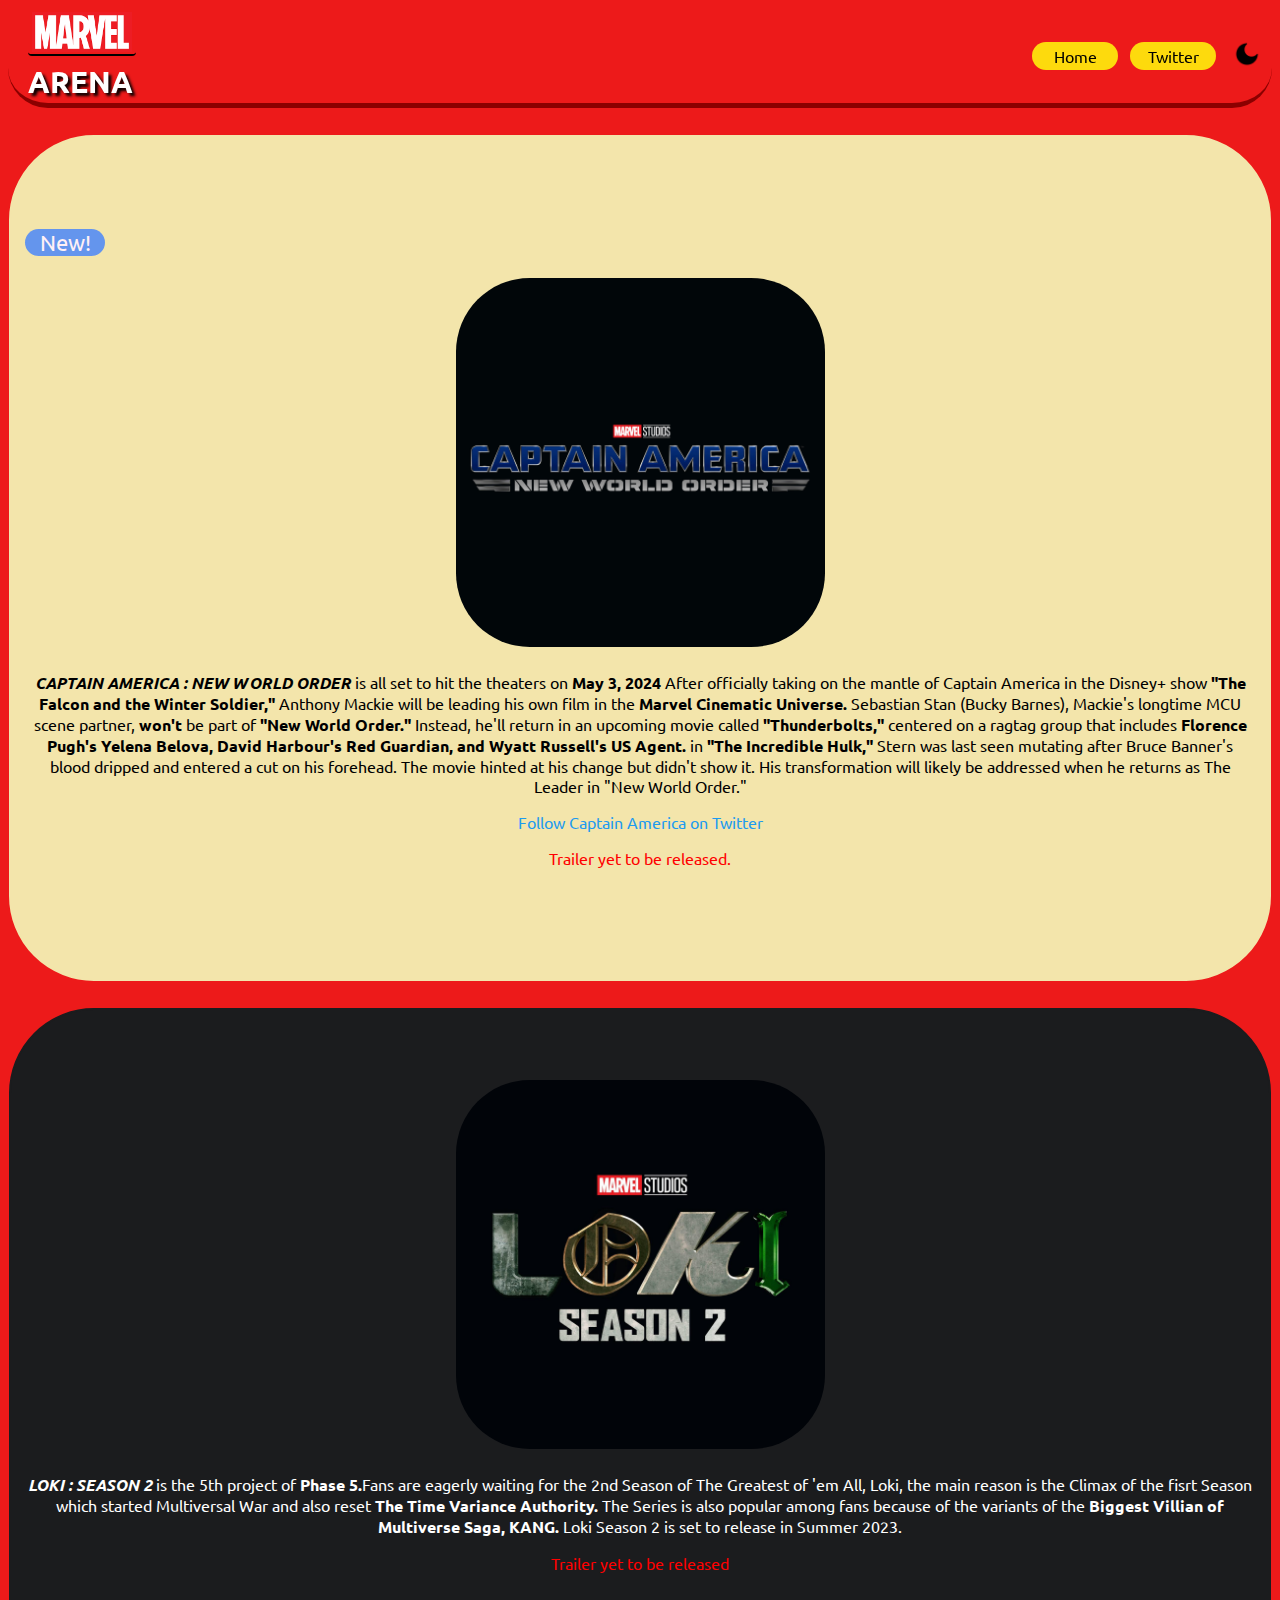
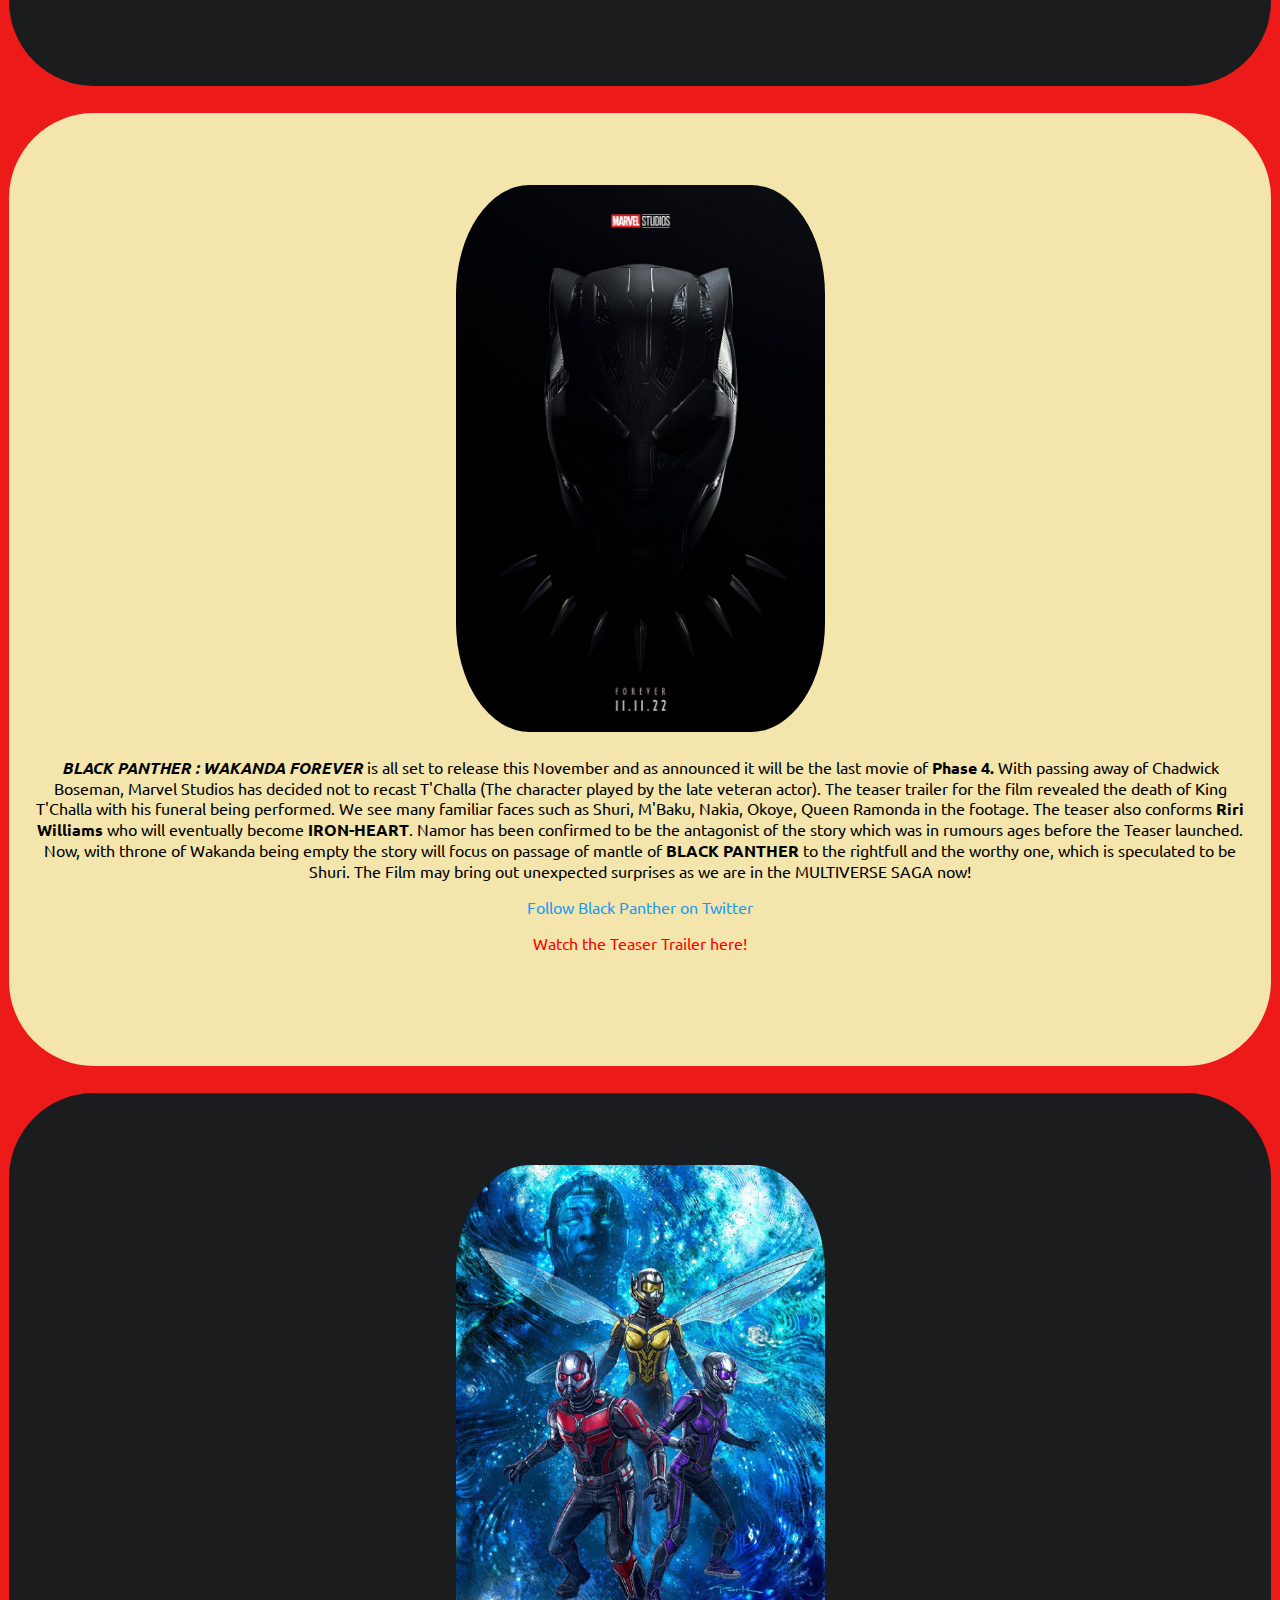
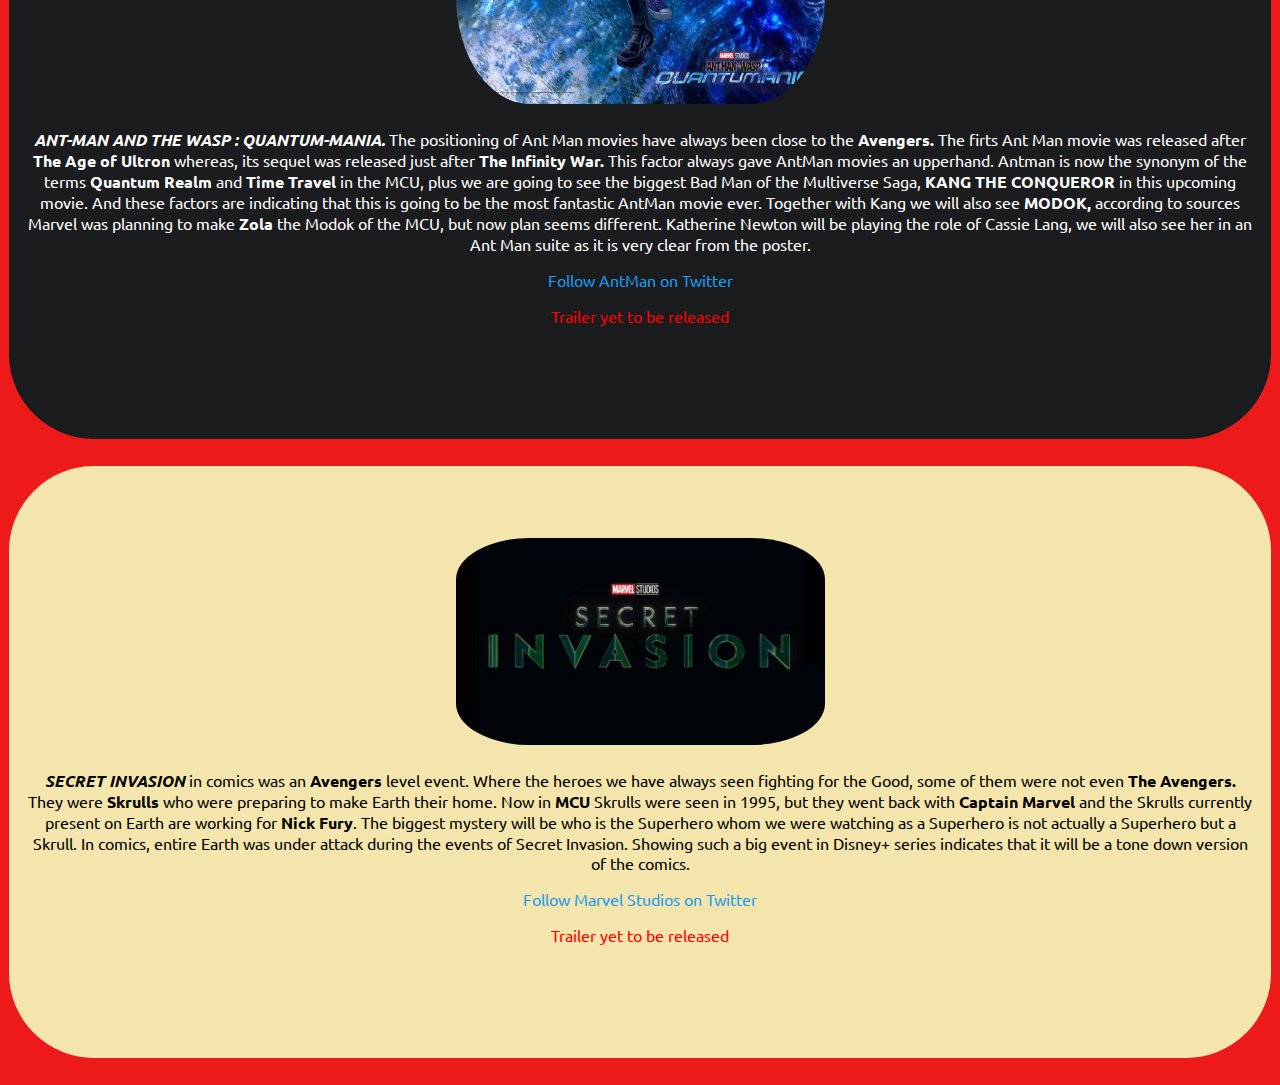
<file: index.html>
<!DOCTYPE html>
<html lang="en">

<head>
    <meta charset="UTF-8">
    <meta name="viewport" content="width=device-width, initial-scale=1.0">
    <title>Marvel Arena</title>
    <link rel="preconnect" href="https://fonts.googleapis.com">
    <link rel="preconnect" href="https://fonts.gstatic.com" crossorigin>
    <link href="https://fonts.googleapis.com/css2?family=Josefin+Sans:wght@100&family=Ubuntu:wght@500&display=swap"
        rel="stylesheet">
    <link rel="shortcut icon" href="/download.png" type="image/x-icon">

    <link rel="stylesheet" href="index.css">
</head>

<body>
    <header>
        <div class="navbar">
            <div id="icon-title">
                <img src="/download.png" alt="icon" id="icon">
                <p id="iconText">ARENA</p>
            </div>

            <div class="links">
                <div class="nav-links"><a href="/index.html">Home</a></div>
                <div class="nav-links"><a href="https://twitter.com/SreeSen03" target="_blank">Twitter</a></div>
                <a href="/darkMode.html"><img src="/darkmode-icon.png" alt="darkmode icon" id="darkmode-icon"></a>
            </div>
        </div>
    </header>
    <div class="updateStyleA">
        <p class="new">New!</p>
        <img src="/Captain_America_New_World_Order.webp" alt="captain america new world order poster image"
            class="image">
        <div class="content">
            <strong><em>CAPTAIN AMERICA : NEW WORLD ORDER</em></strong> is all set to hit the theaters on <strong>May 3,
                2024</strong> After officially taking on the mantle of Captain America in the Disney+ show <strong>"The
                Falcon and the Winter Soldier,"</strong> Anthony Mackie will be leading his own film in the
            <strong>Marvel Cinematic Universe.</strong> Sebastian Stan (Bucky Barnes), Mackie's longtime MCU scene
            partner, <strong>won't</strong> be part of <strong>"New World Order."</strong> Instead, he'll return in an
            upcoming movie called <strong>"Thunderbolts,"</strong> centered on a ragtag group that includes
            <strong>Florence Pugh's Yelena Belova, David Harbour's Red Guardian, and Wyatt Russell's US Agent.</strong>
            in <strong>"The Incredible Hulk,"</strong> Stern was last seen mutating after Bruce Banner's blood dripped
            and entered a cut on his forehead. The movie hinted at his change but didn't show it. His transformation
            will likely be addressed when he returns as The Leader in "New World Order."
            <p><a href="https://twitter.com/captainamerica" class="twitter"
                    target="_blank">Follow Captain America on Twitter</a></p>
            <p style="color: #f00;">Trailer yet to be released.</p>
        </div>
    </div>
    <div class="updateStyleB">
        <img src="/sdcc_lokis2.jpg" alt="loki" class="image">
        <div class="content">
            <strong><em>LOKI : SEASON 2</em></strong> is the 5th project of <strong>Phase 5.</strong>Fans are eagerly
            waiting for the 2nd Season of The Greatest of 'em All, Loki, the main reason is the Climax of the fisrt
            Season which started Multiversal War and also reset <strong>The Time Variance Authority.</strong> The Series
            is also popular among fans because of the variants of the <strong>Biggest Villian of Multiverse Saga,
                KANG.</strong> Loki Season 2 is set to release in Summer 2023.
                <p style="color: #f00;">Trailer yet to be released</p>
        </div>
    </div>
    <div class="updateStyleA">
        <img src="wakanda forever.jpg" alt="wakanda forever" class="image">
        <div class="content">
            <strong><em>BLACK PANTHER : WAKANDA FOREVER</em></strong> is all set to release this November and as
            announced it will be the last movie of <strong>Phase 4.</strong> With passing away of Chadwick Boseman,
            Marvel Studios has decided not to recast T'Challa (The character played by the late veteran actor). The
            teaser trailer for the film revealed the death of King T'Challa with his funeral being performed. We see
            many familiar faces such as Shuri, M'Baku, Nakia, Okoye, Queen Ramonda in the footage. The teaser also
            conforms <strong>Riri Williams</strong> who will eventually become <strong>IRON-HEART</strong>. Namor has
            been confirmed to be the antagonist of the story which was in rumours ages before the Teaser launched. Now,
            with throne of Wakanda being empty the story will focus on passage of mantle of <strong>BLACK
                PANTHER</strong> to the rightfull and the worthy one, which is speculated to be Shuri. The Film may
            bring out unexpected surprises as we are in the MULTIVERSE SAGA now!
            <p><a href="https://twitter.com/theblackpanther?t=n_g_A792YDvLZsfyXGfflg&s=09" class="twitter"
                    target="_blank">Follow Black
                    Panther on Twitter</a></p>
            <p><a href="https://www.youtube.com/watch?v=RlOB3UALvrQ" target="_blank" class="trailerWhite">Watch the
                    Teaser Trailer here!</a></p>
        </div>
    </div>
    <div class="updateStyleB">
        <img src="/quantummania.jpg" alt="quantummania" class="image">
        <div class="content">
            <strong><em>ANT-MAN AND THE WASP : QUANTUM-MANIA.</em></strong> The positioning of Ant Man movies have
            always been close to the <strong>Avengers.</strong> The firts Ant Man movie was released after <strong>The
                Age of Ultron</strong> whereas, its sequel was released just after <strong>The Infinity War.</strong>
            This factor always gave AntMan movies an upperhand. Antman is now the synonym of the terms <strong>Quantum
                Realm</strong> and <strong>Time Travel</strong> in the MCU, plus we are going to see the biggest Bad Man
            of the Multiverse Saga, <strong>KANG THE CONQUEROR</strong> in this upcoming movie. And these factors are
            indicating that this is going to be the most fantastic AntMan movie ever. Together with Kang we will also
            see <strong>MODOK,</strong> according to sources Marvel was planning to make <strong>Zola</strong> the Modok
            of the MCU, but now plan seems different. Katherine Newton will be playing the role of Cassie Lang, we will
            also see her in an Ant Man suite as it is very clear from the poster.
            <p><a href="https://twitter.com/AntMan?t=FCO6avFk49ZudtHNEsXcBw&s=09" class="twitter">Follow AntMan on
                    Twitter</a></p>
            <p style="color: #f00;">Trailer yet to be released</p>
        </div>
    </div>
    <div class="updateStyleA">
        <img src="/secret-invasion.jpg" alt="secret invasion" class="image">
        <div class="content">
            <strong><em>SECRET INVASION</em></strong> in comics was an <strong>Avengers</strong> level event. Where the
            heroes we have always seen fighting for the Good, some of them were not even <strong>The Avengers.</strong>
            They were <strong>Skrulls</strong> who were preparing to make Earth their home. Now in <strong>MCU</strong>
            Skrulls were seen in 1995, but they went back with <strong>Captain Marvel</strong> and the Skrulls currently
            present on Earth are working for <strong>Nick Fury</strong>. The biggest mystery will be who is the
            Superhero whom we were watching as a Superhero is not actually a Superhero but a Skrull. In comics, entire
            Earth was under attack during the events of Secret Invasion. Showing such a big event in Disney+ series
            indicates that it will be a tone down version of the comics.
            <p><a href="https://twitter.com/MarvelStudios?t=FW1g6NqUFEJwD4w4gziF5w&s=09" class="twitter">Follow Marvel
                    Studios on Twitter</a></p>
            <p style="color: #f00;">Trailer yet to be released</p>
        </div>
    </div>
</body>

</html>
</file>
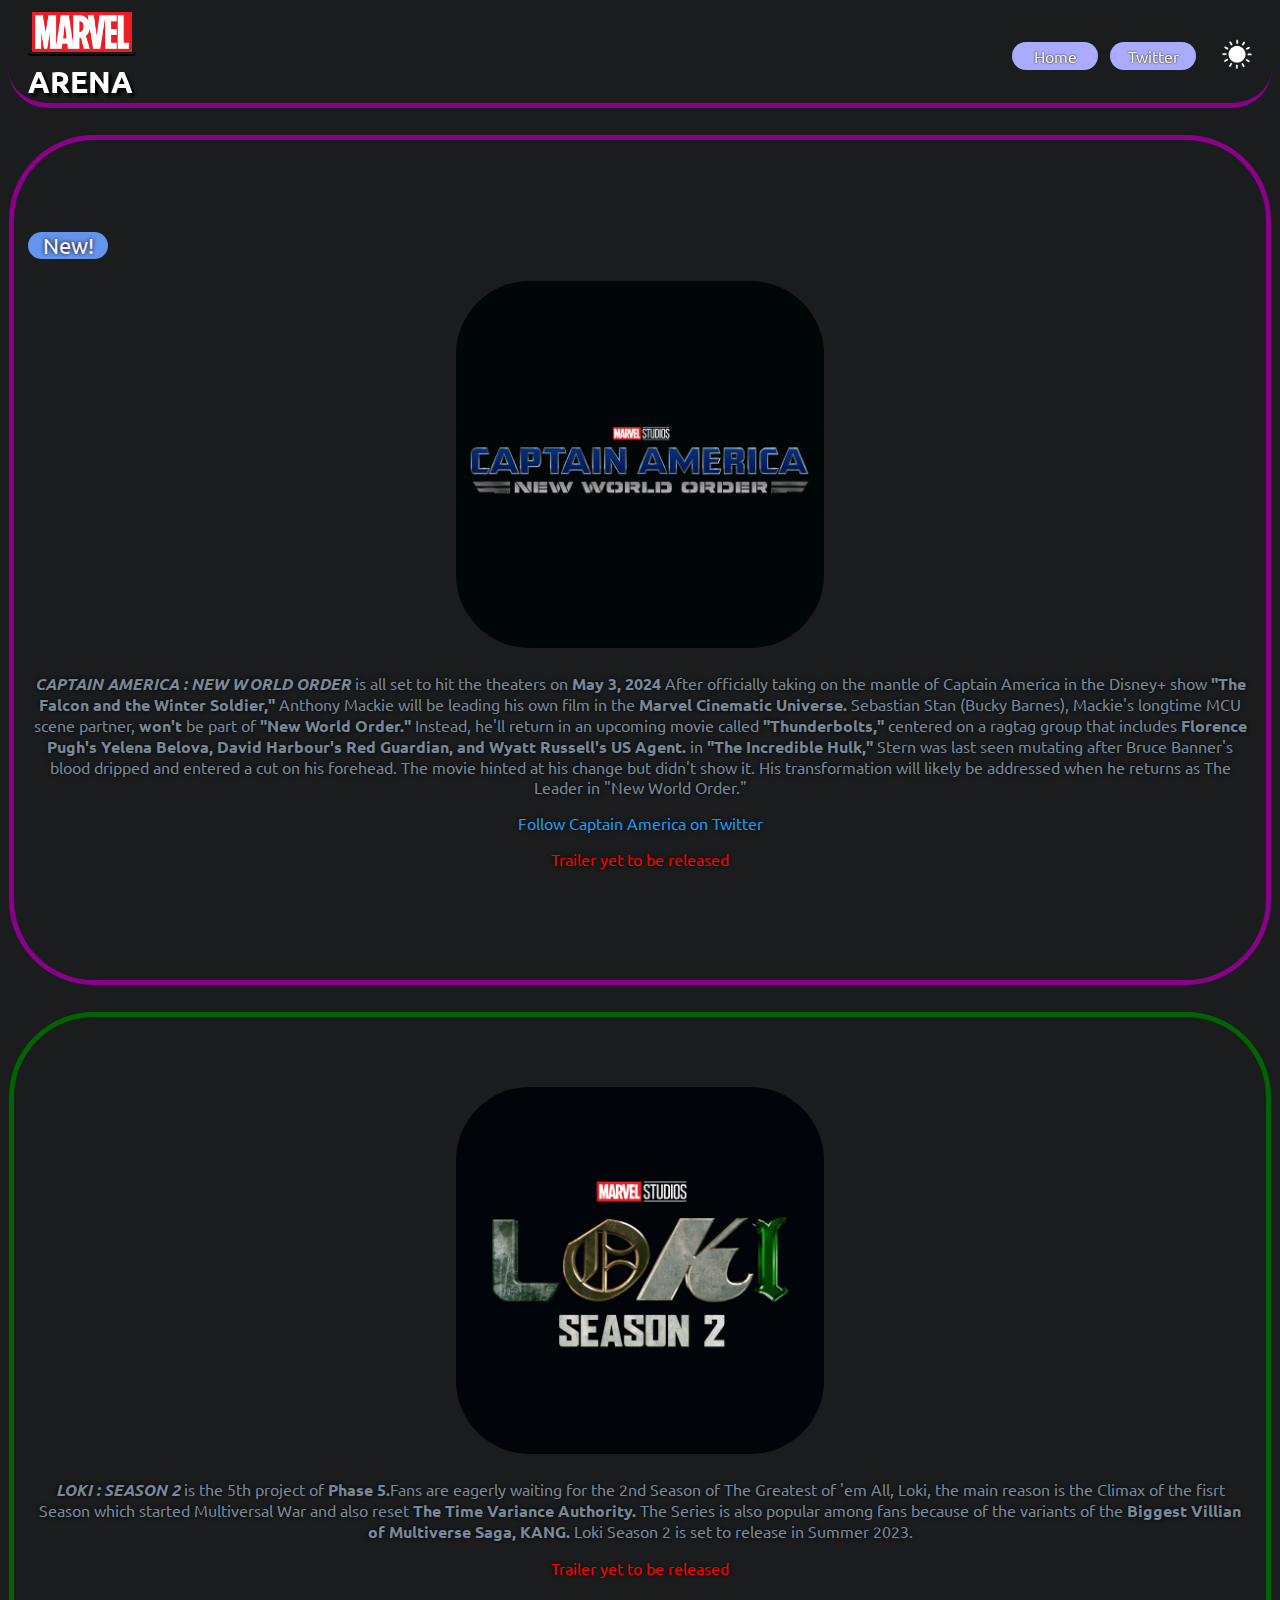
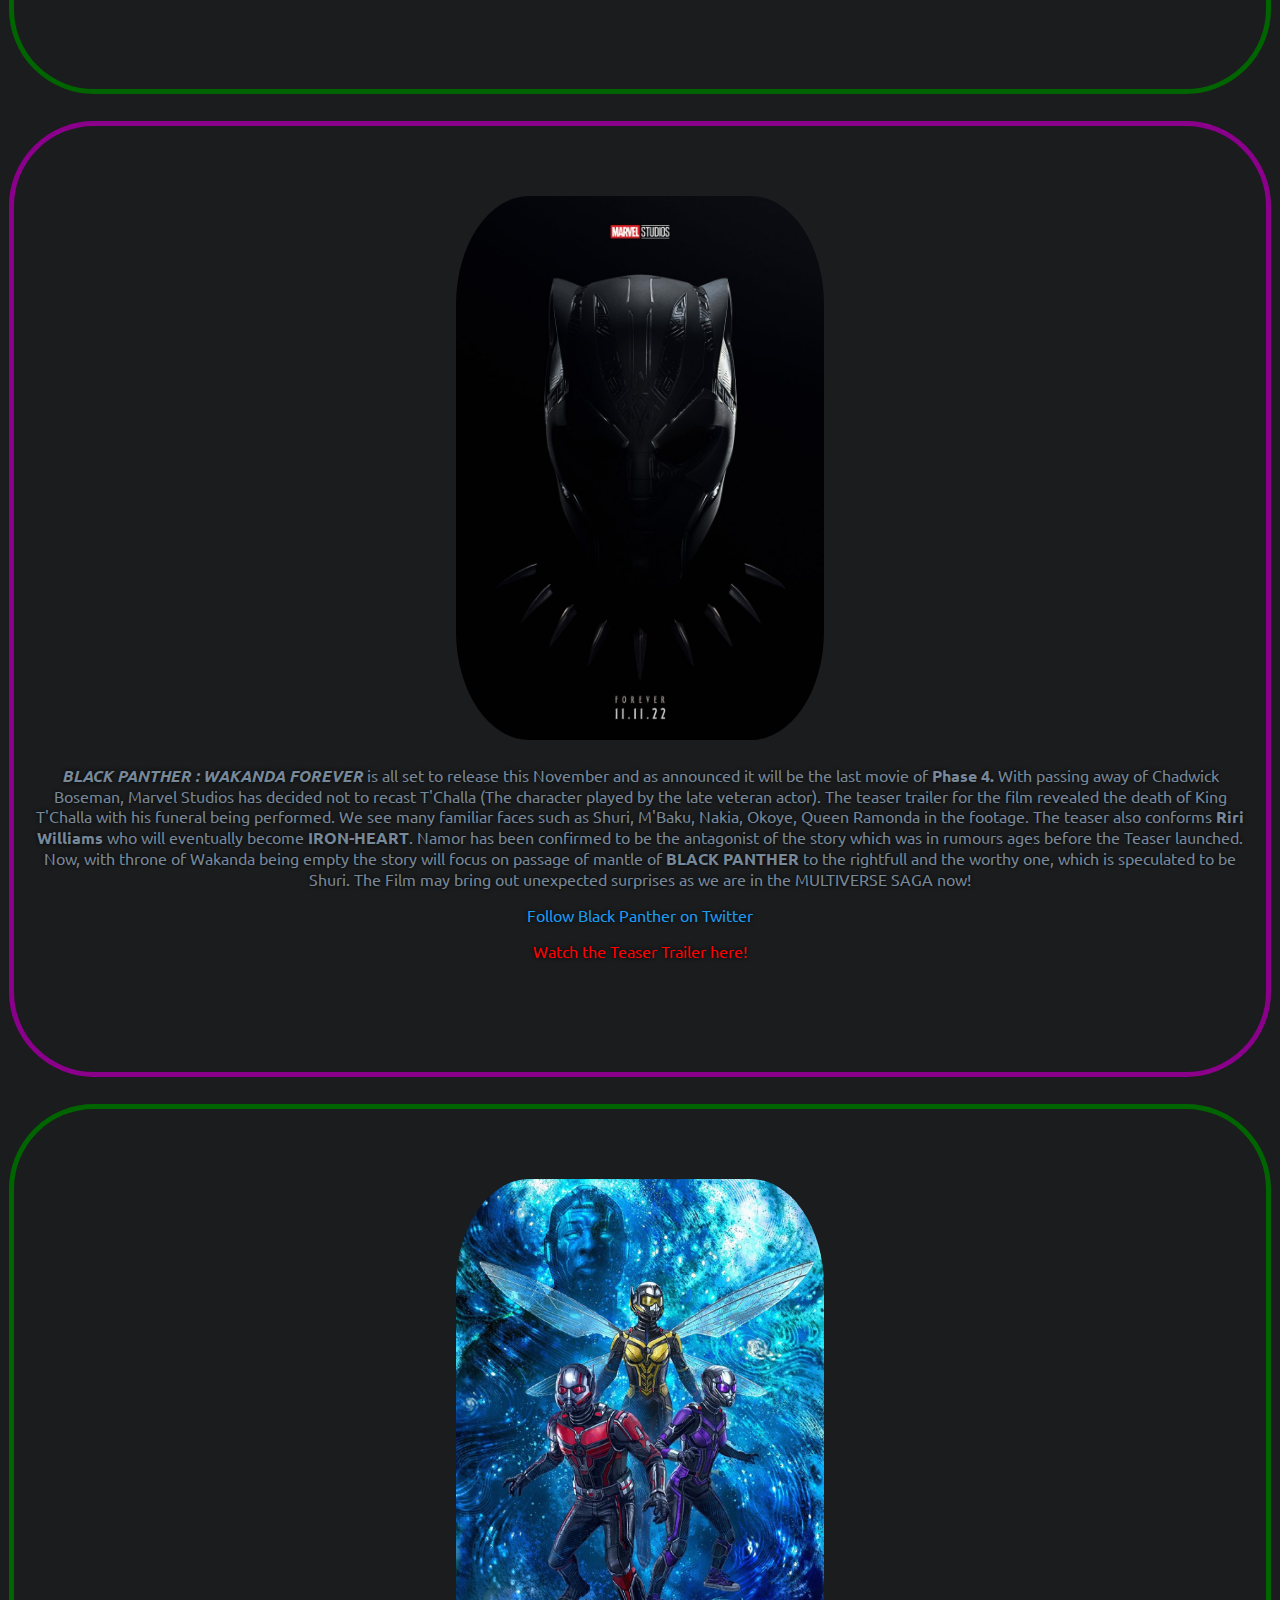
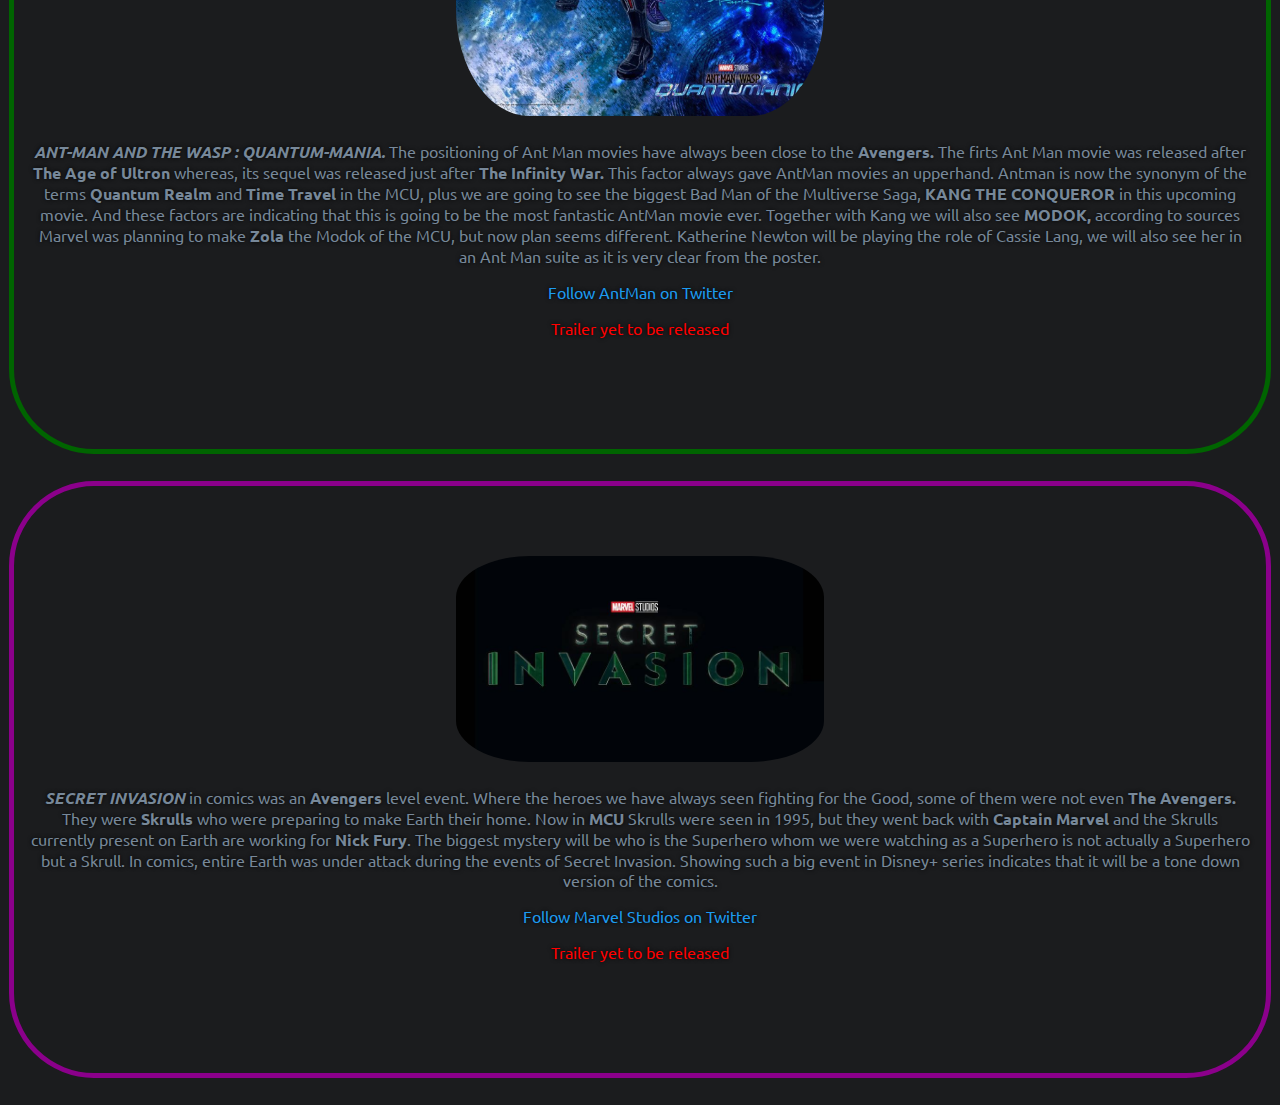
<file: darkMode.html>
<!DOCTYPE html>
<html lang="en">

<head>
    <meta charset="UTF-8">
    <meta name="viewport" content="width=device-width, initial-scale=1.0">
    <title>Marvel Arena</title>
    <link rel="preconnect" href="https://fonts.googleapis.com">
    <link rel="preconnect" href="https://fonts.gstatic.com" crossorigin>
    <link href="https://fonts.googleapis.com/css2?family=Josefin+Sans:wght@100&family=Ubuntu:wght@500&display=swap"
        rel="stylesheet">
        <link rel="shortcut icon" href="/download.png">

        <link rel="stylesheet" href="darkMode.css">
</head>

<body>
    <header>
        <div class="navbar">
            <div id="icon-title">
                <img src="/download.png" alt="icon" id="icon">
                <p id="iconText">ARENA</p>
            </div>

            <div class="links">
                <div class="nav-links"><a href="/darkMode.html">Home</a></div>
                <div class="nav-links"><a href="https://twitter.com/SreeSen03" target="_blank">Twitter</a></div>
                <a href="/index.html"><img src="/Screenshot_20220925-103707-068-removebg-preview.png" alt="lightmode icon" id="lightmode-icon"></a>
            </div>
        </div>
    </header>
    <div class="updateStyleA">
        <p class="new">New!</p>
        <img src="/Captain_America_New_World_Order.webp" alt="captain america new world order poster image" class="image">
        <div class="content">
            <strong><em>CAPTAIN AMERICA : NEW WORLD ORDER</em></strong> is all set to hit the theaters on <strong>May 3, 2024</strong> After officially taking on the mantle of Captain America in the Disney+ show <strong>"The Falcon and the Winter Soldier,"</strong> Anthony Mackie will be leading his own film in the <strong>Marvel Cinematic Universe.</strong> Sebastian Stan (Bucky Barnes), Mackie's longtime MCU scene partner, <strong>won't</strong> be part of <strong>"New World Order."</strong> Instead, he'll return in an upcoming movie called <strong>"Thunderbolts,"</strong> centered on a ragtag group that includes <strong>Florence Pugh's Yelena Belova, David Harbour's Red Guardian, and Wyatt Russell's US Agent.</strong> in <strong>"The Incredible Hulk,"</strong> Stern was last seen mutating after Bruce Banner's blood dripped and entered a cut on his forehead. The movie hinted at his change but didn't show it. His transformation will likely be addressed when he returns as The Leader in "New World Order."
            <p><a href="https://twitter.com/captainamerica" class="twitter" target="_blank">Follow Captain America on Twitter</a></p>
        <p style="color: #f00;">Trailer yet to be released</p>
        </div>
    </div>
    <div class="updateStyleB">
        <img src="/sdcc_lokis2.jpg" alt="loki" class="image">
        <div class="content">
            <strong><em>LOKI : SEASON 2</em></strong> is the 5th project of <strong>Phase 5.</strong>Fans are eagerly waiting for the 2nd Season of The Greatest of 'em All, Loki, the main reason is the Climax of the fisrt Season which started Multiversal War and also reset <strong>The Time Variance Authority.</strong> The Series is also popular among fans because of the variants of the <strong>Biggest Villian of Multiverse Saga, KANG.</strong> Loki Season 2 is set to release in Summer 2023. 
            <p style="color: #f00;">Trailer yet to be released</p>
        </div>
    </div>
    <div class="updateStyleA">
        <img src="wakanda forever.jpg" alt="wakanda forever" class="image">
        <div class="content">
            <strong><em>BLACK PANTHER : WAKANDA FOREVER</em></strong> is all set to release this November and as
            announced it will be the last movie of <strong>Phase 4.</strong> With passing away of Chadwick Boseman,
            Marvel Studios has decided not to recast T'Challa (The character played by the late veteran actor). The
            teaser trailer for the film revealed the death of King T'Challa with his funeral being performed. We see
            many familiar faces such as Shuri, M'Baku, Nakia, Okoye, Queen Ramonda in the footage. The teaser also
            conforms <strong>Riri Williams</strong> who will eventually become <strong>IRON-HEART</strong>. Namor has
            been confirmed to be the antagonist of the story which was in rumours ages before the Teaser launched. Now,
            with throne of Wakanda being empty the story will focus on passage of mantle of <strong>BLACK
                PANTHER</strong> to the rightfull and the worthy one, which is speculated to be Shuri. The Film may
            bring out unexpected surprises as we are in the MULTIVERSE SAGA now!
            <p><a href="https://twitter.com/theblackpanther?t=n_g_A792YDvLZsfyXGfflg&s=09" class="twitter">Follow Black
                    Panther on Twitter</a></p>
            <p><a href="https://www.youtube.com/watch?v=RlOB3UALvrQ" target="_blank" class="trailerWhite">Watch the
                    Teaser Trailer here!</a></p>
        </div>
    </div>
    <div class="updateStyleB">
        <img src="/quantummania.jpg" alt="quantummania" class="image">
        <div class="content">
            <strong><em>ANT-MAN AND THE WASP : QUANTUM-MANIA.</em></strong> The positioning of Ant Man movies have
            always been close to the <strong>Avengers.</strong> The firts Ant Man movie was released after <strong>The
                Age of Ultron</strong> whereas, its sequel was released just after <strong>The Infinity War.</strong>
            This factor always gave AntMan movies an upperhand. Antman is now the synonym of the terms <strong>Quantum
                Realm</strong> and <strong>Time Travel</strong> in the MCU, plus we are going to see the biggest Bad Man
            of the Multiverse Saga, <strong>KANG THE CONQUEROR</strong> in this upcoming movie. And these factors are
            indicating that this is going to be the most fantastic AntMan movie ever. Together with Kang we will also
            see <strong>MODOK,</strong> according to sources Marvel was planning to make <strong>Zola</strong> the Modok
            of the MCU, but now plan seems different. Katherine Newton will be playing the role of Cassie Lang, we will
            also see her in an Ant Man suite as it is very clear from the poster.
            <p><a href="https://twitter.com/AntMan?t=FCO6avFk49ZudtHNEsXcBw&s=09" class="twitter">Follow AntMan on
                    Twitter</a></p>
            <p style="color: #f00;">Trailer yet to be released</p>
        </div>
    </div>
    <div class="updateStyleA">
        <img src="/secret-invasion.jpg" alt="secret invasion" class="image">
        <div class="content">
            <strong><em>SECRET INVASION</em></strong> in comics was an <strong>Avengers</strong> level event. Where the heroes we have always seen fighting for the Good, some of them were not even <strong>The Avengers.</strong> They were <strong>Skrulls</strong> who were preparing to make Earth their home. Now in <strong>MCU</strong> Skrulls were seen in 1995, but they went back with <strong>Captain Marvel</strong> and the Skrulls currently present on Earth are working for <strong>Nick Fury</strong>. The biggest mystery will be who is the Superhero whom we were watching as a Superhero is not actually a Superhero but a Skrull. In comics, entire Earth was under attack during the events of Secret Invasion. Showing such a big event in Disney+ series indicates that it will be a tone down version of the comics.
            <p><a href="https://twitter.com/MarvelStudios?t=FW1g6NqUFEJwD4w4gziF5w&s=09" class="twitter">Follow Marvel Studios on Twitter</a></p>
            <p style="color: #f00;">Trailer yet to be released</p>
        </div>
    </div>
</body>

</html>
</file>
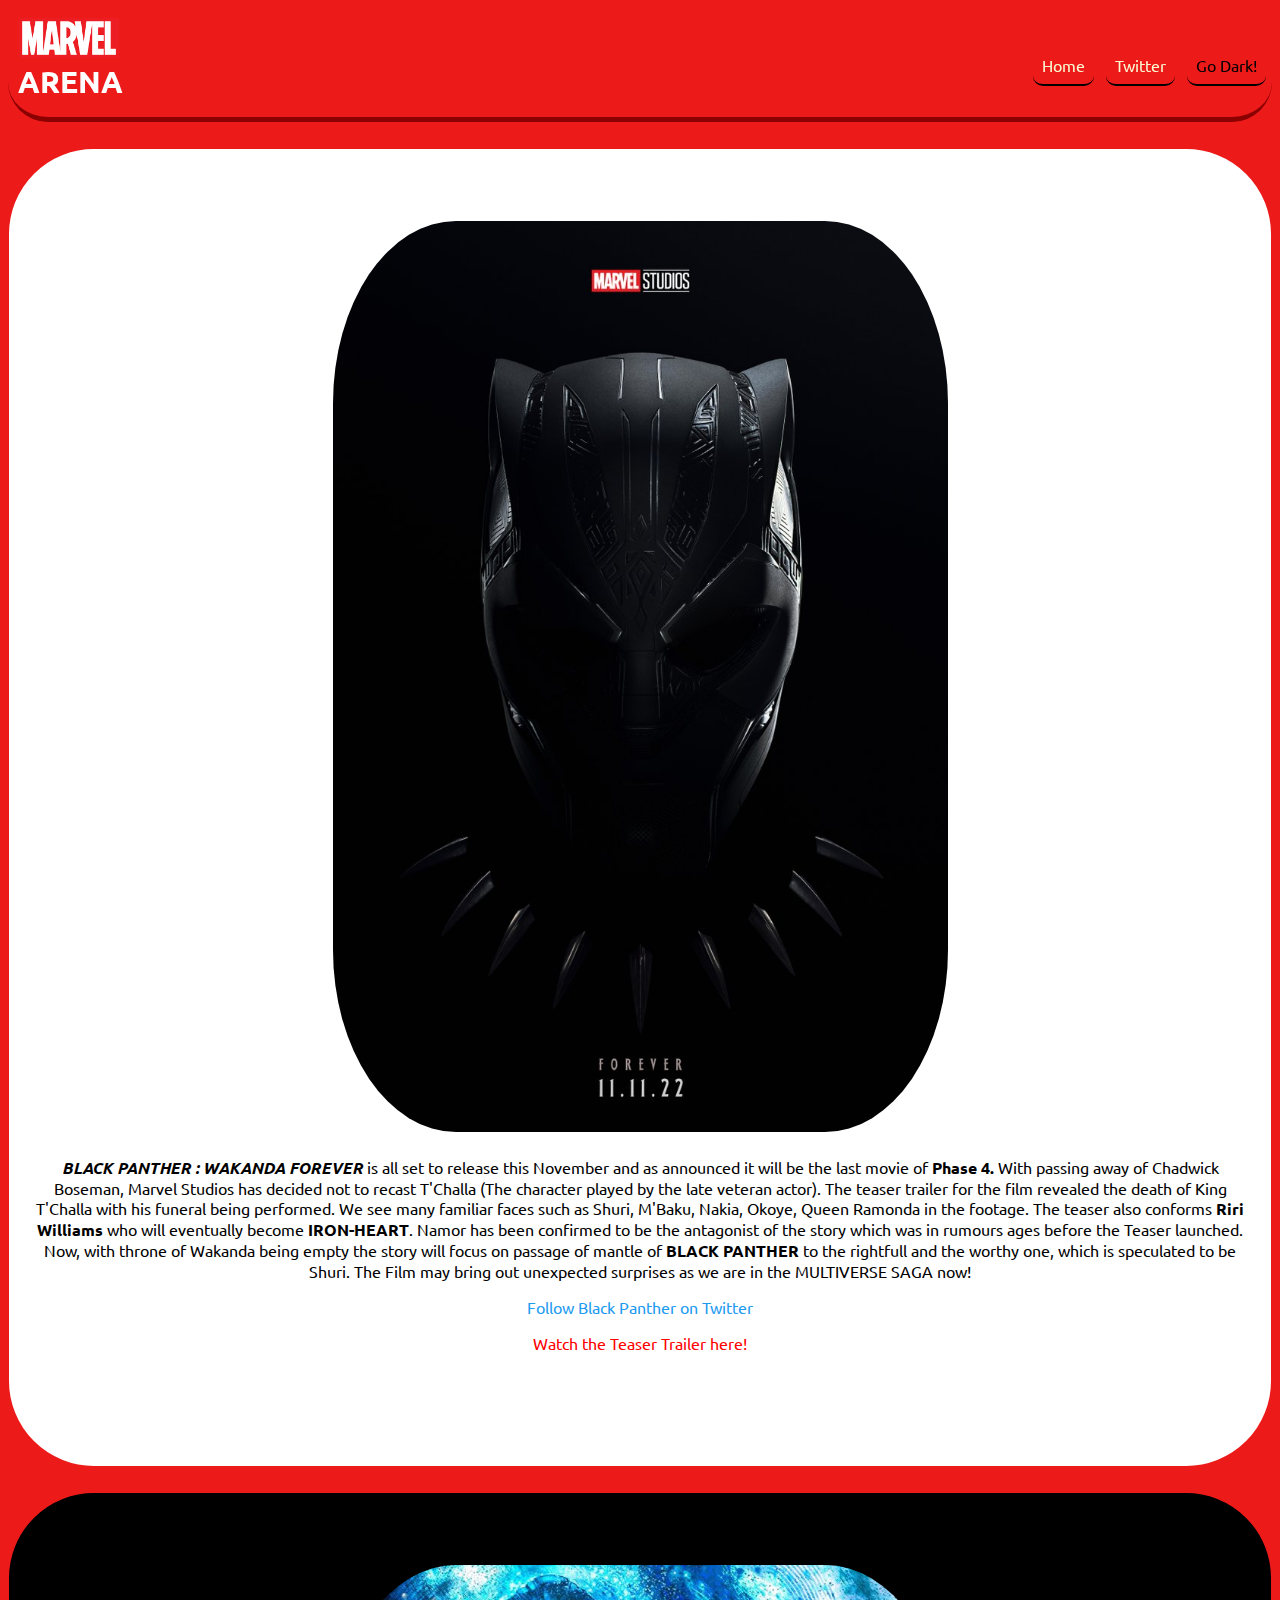
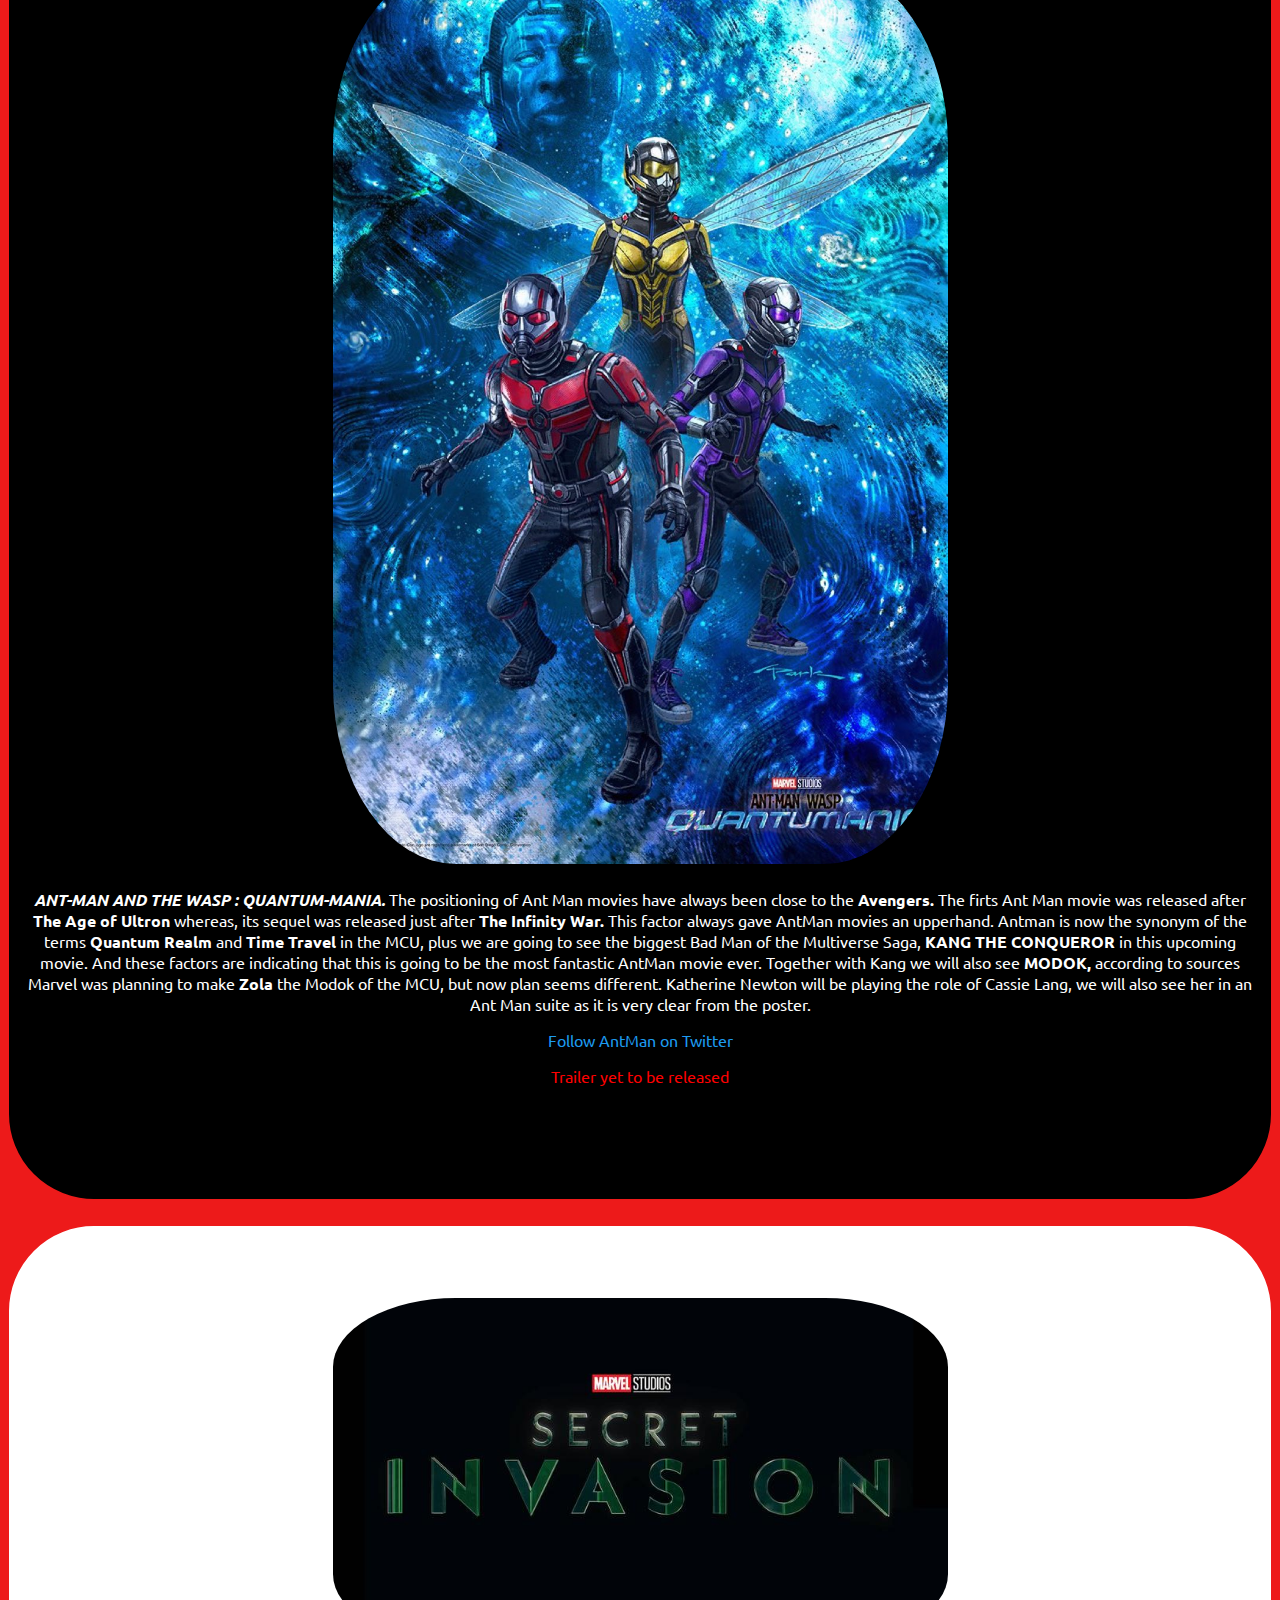
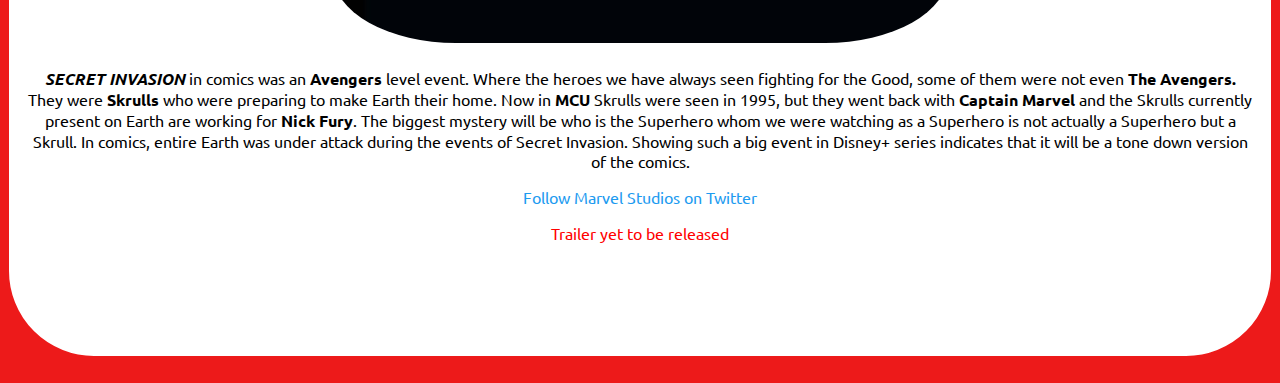
<file: lightMode.html>
<!DOCTYPE html>
<html lang="en">

<head>
    <meta charset="UTF-8">
    <meta name="viewport" content="width=device-width, initial-scale=1.0">
    <title>Marvel Arena</title>
    <link rel="preconnect" href="https://fonts.googleapis.com">
    <link rel="preconnect" href="https://fonts.gstatic.com" crossorigin>
    <link href="https://fonts.googleapis.com/css2?family=Josefin+Sans:wght@100&family=Ubuntu:wght@500&display=swap"
        rel="stylesheet">
    <style>
        body {
            background-color: #ed1a1a;
            font-family: 'Josefin Sans', sans-serif;
            font-family: 'Ubuntu', sans-serif;
            /* background-image: url(ironman.jpg);
            background-repeat: no-repeat;
            background-attachment: fixed;
            background-size: 100% 100%; */
        }
        header{
            position: sticky;
            top: 0px;
        }
        .navbar{
            background-color: #ed1a1a;
            border-bottom-right-radius: 40px;
            border-bottom-left-radius: 40px;
            border-bottom: 5px solid darkred;
        }
        .navbar ul{
            overflow: auto;
        }
        .navbar li{
            float: right;
            list-style: none;
            margin: -8px 0px;
        }
        .navbar li a{
            text-decoration: none;
            color: lightgoldenrodyellow;
            padding: 9px 9px;
            margin: 6px;
            background-color: #ed1a1a;
            border-radius: 10px;
            border-bottom: 2px solid black;
        }
        .navbar li a:hover{
            border-radius: 15px;
            background-color: #cfd3d0;
            padding: 8px;
            font-family: fantasy;
            color: #083c3c;
        }
        #darkMode{
            color: black;
        }
        #darkMode:hover{
            background-color: black;
            color: white;
        }
        #icon{
            width: 100px;
            padding: 2px 4px;
            margin: 0px -33px;
        }
        #iconText{
            color: white;
            font-size: 30px;
            margin: 0px -30px;
            font-weight: bold;
        }
        .updateStyleA {
            border: 2px solid white;
            border-radius: 85px;
            color: black;
            margin: 27px 1px;
            padding: 70px 14px;
            background-color: white;
        }

        .updateStyleB {
            border: 2px solid black;
            border-radius: 85px;
            color: white;
            margin: 27px 1px;
            padding: 70px 14px;
            background-color: black;
        }

        /* .update3 {
            border: 2px solid white;
            border-radius: 85px;
            color: black;
            margin: 27px 1px;
            padding: 70px 70px;
            background-color: white;
        } */

        .image {
            border-radius: 20%;
            width: 50%;
            display: block;
            margin: auto;
        }

        .content {
            padding: 25px 2px;
            text-align: center;
        }

        .twitter {
            text-decoration: none;
            color: rgb(29, 155, 240);
        }

        .twitter:hover {
            border: 2px solid white;
            border-radius: 10px;
            background-color: rgb(235 244 251);
            padding: 2px;
            /* font-family: cursive; */
        }

        .trailerWhite {
            text-decoration: none;
            color: #f00;
        }

        .trailerWhite:hover {
            border: 2px solid white;
            border-radius: 10px;
            background-color: #f309090f;
            padding: 2px;
        }

        .trailerBlack {
            text-decoration: none;
            color: #f00;
        }

        .trailerBlack:hover {
            cursor: default;
            border: 2px solid black;
            border-radius: 10px;
            background-color: #f3090954;
            padding: 2px;
        }
    </style>
</head>

<body>
    <header>
        <nav class="navbar">
            <ul>
                <img src="/download.png" alt="icon" id="icon"><br>
                <span id="iconText">ARENA</span>
                <li><a href="/darkMode.html" id="darkMode">Go Dark!</a></li>
                <li><a href="https://twitter.com/SreeSen03?t=yhioag8qkw4XHt7BhhZJAg&s=09" target="_blank">Twitter</a></li>
                <li><a href="/index.html">Home</a></li>
            </ul>
        </nav>
    </header>
    <div class="updateStyleA">
        <img src="wakanda forever.jpg" alt="wakanda forever" class="image">
        <div class="content">
            <strong><em>BLACK PANTHER : WAKANDA FOREVER</em></strong> is all set to release this November and as
            announced it will be the last movie of <strong>Phase 4.</strong> With passing away of Chadwick Boseman,
            Marvel Studios has decided not to recast T'Challa (The character played by the late veteran actor). The
            teaser trailer for the film revealed the death of King T'Challa with his funeral being performed. We see
            many familiar faces such as Shuri, M'Baku, Nakia, Okoye, Queen Ramonda in the footage. The teaser also
            conforms <strong>Riri Williams</strong> who will eventually become <strong>IRON-HEART</strong>. Namor has
            been confirmed to be the antagonist of the story which was in rumours ages before the Teaser launched. Now,
            with throne of Wakanda being empty the story will focus on passage of mantle of <strong>BLACK
                PANTHER</strong> to the rightfull and the worthy one, which is speculated to be Shuri. The Film may
            bring out unexpected surprises as we are in the MULTIVERSE SAGA now!
            <p><a href="https://twitter.com/theblackpanther?t=n_g_A792YDvLZsfyXGfflg&s=09" class="twitter">Follow Black
                    Panther on Twitter</a></p>
            <p><a href="https://www.youtube.com/watch?v=RlOB3UALvrQ" target="_blank" class="trailerWhite">Watch the
                    Teaser Trailer here!</a></p>
        </div>
    </div>
    <div class="updateStyleB">
        <img src="/quantummania.jpg" alt="quantummania" class="image">
        <div class="content">
            <strong><em>ANT-MAN AND THE WASP : QUANTUM-MANIA.</em></strong> The positioning of Ant Man movies have
            always been close to the <strong>Avengers.</strong> The firts Ant Man movie was released after <strong>The
                Age of Ultron</strong> whereas, its sequel was released just after <strong>The Infinity War.</strong>
            This factor always gave AntMan movies an upperhand. Antman is now the synonym of the terms <strong>Quantum
                Realm</strong> and <strong>Time Travel</strong> in the MCU, plus we are going to see the biggest Bad Man
            of the Multiverse Saga, <strong>KANG THE CONQUEROR</strong> in this upcoming movie. And these factors are
            indicating that this is going to be the most fantastic AntMan movie ever. Together with Kang we will also
            see <strong>MODOK,</strong> according to sources Marvel was planning to make <strong>Zola</strong> the Modok
            of the MCU, but now plan seems different. Katherine Newton will be playing the role of Cassie Lang, we will
            also see her in an Ant Man suite as it is very clear from the poster.
            <p><a href="https://twitter.com/AntMan?t=FCO6avFk49ZudtHNEsXcBw&s=09" class="twitter">Follow AntMan on Twitter</a></p>
            <p style="color: #f00;">Trailer yet to be released</p>
        </div>
    </div>
    <div class="updateStyleA">
        <img src="/secret-invasion.jpg" alt="secret invasion" class="image">
        <div class="content">
            <strong><em>SECRET INVASION</em></strong> in comics was an <strong>Avengers</strong> level event. Where the heroes we have always seen fighting for the Good, some of them were not even <strong>The Avengers.</strong> They were <strong>Skrulls</strong> who were preparing to make Earth their home. Now in <strong>MCU</strong> Skrulls were seen in 1995, but they went back with <strong>Captain Marvel</strong> and the Skrulls currently present on Earth are working for <strong>Nick Fury</strong>. The biggest mystery will be who is the Superhero whom we were watching as a Superhero is not actually a Superhero but a Skrull. In comics, entire Earth was under attack during the events of Secret Invasion. Showing such a big event in Disney+ series indicates that it will be a tone down version of the comics.
            <p><a href="https://twitter.com/MarvelStudios?t=FW1g6NqUFEJwD4w4gziF5w&s=09" class="twitter">Follow Marvel Studios on Twitter</a></p>
            <p style="color: #f00;">Trailer yet to be released</p>
        </div>
    </div>
</body>

</html>
</file>
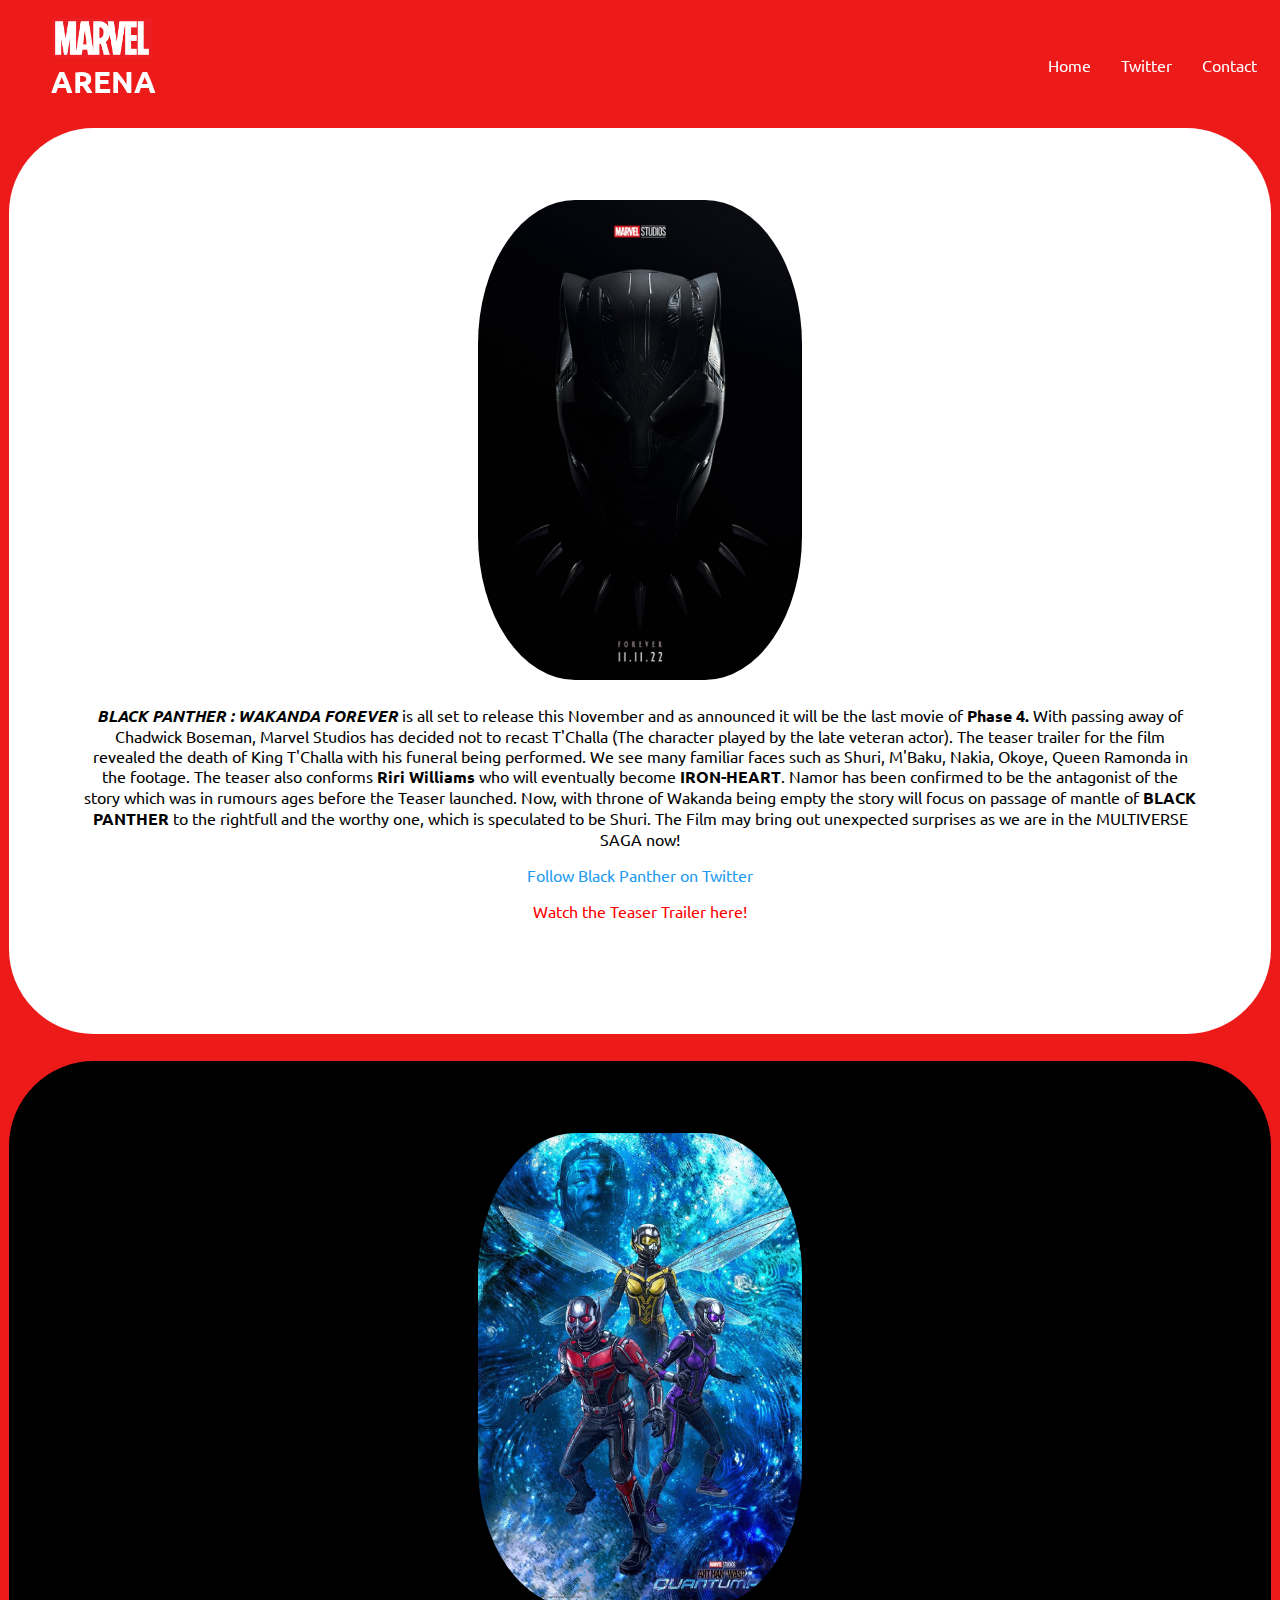
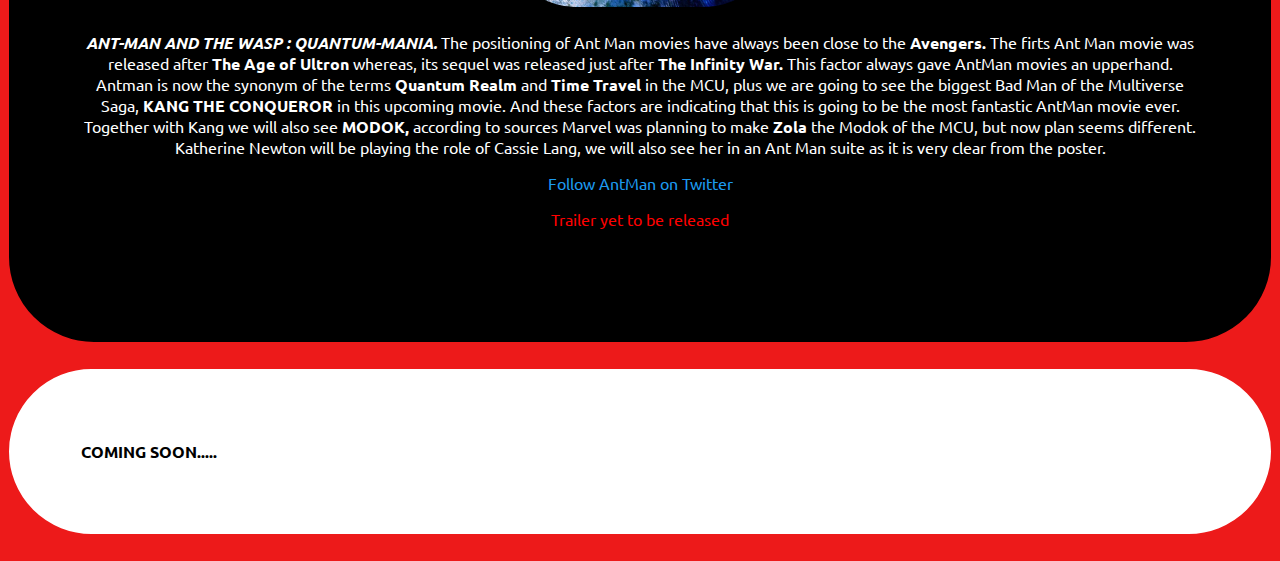
<file: marvelArenaV1.0.html>
<!DOCTYPE html>
<html lang="en">

<head>
    <meta charset="UTF-8">
    <meta name="viewport" content="width=device-width, initial-scale=1.0">
    <title>Marvel Updates</title>
    <link rel="preconnect" href="https://fonts.googleapis.com">
    <link rel="preconnect" href="https://fonts.gstatic.com" crossorigin>
    <link href="https://fonts.googleapis.com/css2?family=Josefin+Sans:wght@100&family=Ubuntu:wght@500&display=swap"
        rel="stylesheet">
    <style>
        body {
            background-color: #ed1a1a;
            font-family: 'Josefin Sans', sans-serif;
            font-family: 'Ubuntu', sans-serif;
            /* background-image: url(ironman.jpg);
            background-repeat: no-repeat;
            background-attachment: fixed;
            background-size: 100% 100%; */
        }
        header{
            position: sticky;
            top: 0px;
        }
        .navbar{
            background-color: #ed1a1a;
            border-bottom-right-radius: 40px;
            border-bottom-left-radius: 40px;
        }
        .navbar ul{
            overflow: auto;
        }
        .navbar li{
            float: right;
            list-style: none;
            margin: -8px 0px;
        }
        .navbar li a{
            text-decoration: none;
            color: white;
            padding: 2px 9px;
            margin: 6px;
        }
        .navbar li a:hover{
            border-radius: 15px;
            background-color: #cfd3d0;
            padding: 8px;
            font-family: fantasy;
            color: #083c3c;
        }
        #icon{
            width: 100px;
            padding: 2px 4px;
        }
        #iconText{
            color: white;
            font-size: 30px;
            margin: 2px 3px;
            font-weight: bold;
        }
        .updateStyleA {
            border: 2px solid white;
            border-radius: 85px;
            color: black;
            margin: 27px 1px;
            padding: 70px 70px;
            background-color: white;
        }

        .updateStyleB {
            border: 2px solid black;
            border-radius: 85px;
            color: white;
            margin: 27px 1px;
            padding: 70px 70px;
            background-color: black;
        }

        /* .update3 {
            border: 2px solid white;
            border-radius: 85px;
            color: black;
            margin: 27px 1px;
            padding: 70px 70px;
            background-color: white;
        } */

        .image {
            border-radius: 30%;
            width: 324px;
            display: block;
            margin: auto;
        }

        .content {
            padding: 25px 2px;
            text-align: center;
        }

        .twitter {
            text-decoration: none;
            color: rgb(29, 155, 240);
        }

        .twitter:hover {
            border: 2px solid white;
            border-radius: 10px;
            background-color: rgb(235 244 251);
            padding: 2px;
            /* font-family: cursive; */
        }

        .trailerWhite {
            text-decoration: none;
            color: #f00;
        }

        .trailerWhite:hover {
            border: 2px solid white;
            border-radius: 10px;
            background-color: #f309090f;
            padding: 2px;
        }

        .trailerBlack {
            text-decoration: none;
            color: #f00;
        }

        .trailerBlack:hover {
            cursor: default;
            /* border: 2px solid black;
            border-radius: 10px;
            background-color: #f3090954;
            padding: 2px; */
        }
    </style>
</head>

<body>
    <header>
        <nav class="navbar">
            <ul>
                <img src="/download.png" alt="icon" id="icon"><br>
                <span id="iconText">ARENA</span>
                <li><a href="/marvelArenaBeta.html">Contact</a></li>
                <li><a href="https://twitter.com/SreeSen03?t=yhioag8qkw4XHt7BhhZJAg&s=09" target="_blank">Twitter</a></li>
                <li><a href="">Home</a></li>
            </ul>
        </nav>
    </header>
    <div class="updateStyleA">
        <img src="wakanda forever.jpg" alt="wakanda forever" class="image">
        <div class="content">
            <strong><em>BLACK PANTHER : WAKANDA FOREVER</em></strong> is all set to release this November and as
            announced it will be the last movie of <strong>Phase 4.</strong> With passing away of Chadwick Boseman,
            Marvel Studios has decided not to recast T'Challa (The character played by the late veteran actor). The
            teaser trailer for the film revealed the death of King T'Challa with his funeral being performed. We see
            many familiar faces such as Shuri, M'Baku, Nakia, Okoye, Queen Ramonda in the footage. The teaser also
            conforms <strong>Riri Williams</strong> who will eventually become <strong>IRON-HEART</strong>. Namor has
            been confirmed to be the antagonist of the story which was in rumours ages before the Teaser launched. Now,
            with throne of Wakanda being empty the story will focus on passage of mantle of <strong>BLACK
                PANTHER</strong> to the rightfull and the worthy one, which is speculated to be Shuri. The Film may
            bring out unexpected surprises as we are in the MULTIVERSE SAGA now!
            <p><a href="https://twitter.com/theblackpanther?t=n_g_A792YDvLZsfyXGfflg&s=09" class="twitter">Follow Black
                    Panther on Twitter</a></p>
            <p><a href="https://www.youtube.com/watch?v=RlOB3UALvrQ" target="_blank" class="trailerWhite">Watch the
                    Teaser Trailer here!</a></p>
        </div>
    </div>
    <div class="updateStyleB">
        <img src="/quantummania.jpg" alt="quantummania" class="image">
        <div class="content">
            <strong><em>ANT-MAN AND THE WASP : QUANTUM-MANIA.</em></strong> The positioning of Ant Man movies have
            always been close to the <strong>Avengers.</strong> The firts Ant Man movie was released after <strong>The
                Age of Ultron</strong> whereas, its sequel was released just after <strong>The Infinity War.</strong>
            This factor always gave AntMan movies an upperhand. Antman is now the synonym of the terms <strong>Quantum
                Realm</strong> and <strong>Time Travel</strong> in the MCU, plus we are going to see the biggest Bad Man
            of the Multiverse Saga, <strong>KANG THE CONQUEROR</strong> in this upcoming movie. And these factors are
            indicating that this is going to be the most fantastic AntMan movie ever. Together with Kang we will also
            see <strong>MODOK,</strong> according to sources Marvel was planning to make <strong>Zola</strong> the Modok
            of the MCU, but now plan seems different. Katherine Newton will be playing the role of Cassie Lang, we will
            also see her in an Ant Man suite as it is very clear from the poster.
            <p><a href="https://twitter.com/AntMan?t=FCO6avFk49ZudtHNEsXcBw&s=09" class="twitter">Follow AntMan on Twitter</a></p>
            <p><a href="" class="trailerBlack">Trailer yet to be released</a></p>
        </div>
    </div>
    <div class="updateStyleA">
        <strong>COMING SOON.....</strong>
    </div>
</body>

</html>
</file>
<file: index.css>
body {
    background-color: #ed1a1a;
    font-family: 'Josefin Sans', sans-serif;
    font-family: 'Ubuntu', sans-serif;
}

header {
    position: sticky;
    top: 0px;
}

.navbar {
    display: flex;
    justify-content: space-between;
    background-color: #ed1a1a;
    border-bottom-right-radius: 40px;
    border-bottom-left-radius: 40px;
    border-bottom: 5px solid darkred;
}

.links {
    display: flex;
    justify-content: space-evenly;
    flex-wrap: wrap;
    align-items: center;
}

#icon {
    width: 100px;
    padding: 2px 4px;
    margin: 2px 2px 2px 20px;
    border-bottom: 2px solid black;
    border-radius: 4px;
}

#iconText {
    color: white;
    font-size: 30px;
    margin: 2px 2px 2px 20px;
    font-weight: bold;
    text-shadow: 3px 3px 3px black;
}

.nav-links {
    text-decoration: none;
    color: black;
    padding: 4px 10px;
    margin: 6px;
    background-color: #fdda0d;
    border-radius: 20px;
    width: 66px;
    text-align: center;
    font-family: 'Josefin Sans', sans-serif;
    font-family: 'Ubuntu', sans-serif;
    transition: all;
    transition-duration: 0.2s;
}

.nav-links:hover{
    border-radius: 20px;
    background-color: #ffff00;
    padding: 9px 9px;
}

.nav-links a {
    text-decoration: none;
    color: black;
}

#darkmode-icon{
    width: 30px;
    margin: 0px 10px;
    transition: all;
    transition-duration: 0.2s;
}

#darkmode-icon:hover{
    width: 37px;
}

.updateStyleA {
    border: 2px solid #f3e5ab;
    border-radius: 85px;
    color: black;
    margin: 27px 1px;
    padding: 70px 14px;
    background-color: #f3e5ab;
}

.updateStyleB {
    border: 2px solid #1b1c1e;
    border-radius: 85px;
    color: white;
    margin: 27px 1px;
    padding: 70px 14px;
    background-color: #1b1c1e;
}

.image {
    border-radius: 20%;
    width: 30%;
    display: block;
    margin: auto;
}

.content {
    padding: 25px 2px;
    text-align: center;
}

.twitter {
    text-decoration: none;
    color: rgb(29, 155, 240);
    transition: all;
    transition-duration: 0.2s;
}

.twitter:hover {
    text-shadow: 0px 0px 1px rgb(29, 155, 240);
}

.trailerWhite {
    text-decoration: none;
    color: #f00;
    transition: all;
    transition-duration: 0.2s;
}

.trailerWhite:hover {
    text-shadow: 0px 0px 1px #f00;
}

.trailerBlack {
    text-decoration: none;
    color: #f00;
    transition: all;
    transition-duration: 0.2s;
}

.trailerBlack:hover {
    cursor: default;
    border: 2px solid black;
    border-radius: 10px;
    background-color: #f3090954;
    padding: 2px;
}

.new {
    font-size: 22px;
    text-align: center;
    background-color: cornflowerblue;
    border-radius: 20px;
    width: 80px;
    color: lavenderblush;
    animation-name: animate-new;
    animation-duration: 1s;
    animation-iteration-count: infinite;
    transition: all;
    transition-duration: 1s;
}

@keyframes animate-new {
    from{
        color: cornflowerblue;
    }
    to{
        text-shadow: 2px 2px 2px black;
        color: lavenderblush;
    }
}
</file>
<file: darkMode.css>
body {
    background-color: #1b1c1e;
    font-family: 'Josefin Sans', sans-serif;
    font-family: 'Ubuntu', sans-serif;
}

header {
    position: sticky;
    top: 0px;
}

.navbar {
    display: flex;
    justify-content: space-between;
    background-color: #1b1c1e;
    border-bottom-right-radius: 40px;
    border-bottom-left-radius: 40px;
    border-bottom: 5px solid darkmagenta;
}

.links {
    display: flex;
    justify-content: space-evenly;
    flex-wrap: wrap;
    align-items: center;
}

#icon {
    width: 100px;
    padding: 2px 4px;
    margin: 2px 2px 2px 20px;
    border-bottom: 2px solid black;
    border-radius: 4px;
}

#iconText {
    color: white;
    font-size: 30px;
    margin: 2px 2px 2px 20px;
    font-weight: bold;
    text-shadow: 3px 3px 3px black;
}

.nav-links {
    text-decoration: none;
    color: lightgoldenrodyellow;
    padding: 4px 10px;
    margin: 6px;
    background-color: #aaff;
    border-radius: 20px;
    width: 66px;
    text-align: center;
    font-family: 'Josefin Sans', sans-serif;
    font-family: 'Ubuntu', sans-serif;
    transition: all;
    transition-duration: 0.2s;
}

.nav-links:hover{
    border-radius: 20px;
    background-color: #da70d6;
    padding: 9px 9px;
    text-shadow: 0px 0px 1px black;
}

.nav-links a {
    text-decoration: none;
    color: lightgoldenrodyellow;
    text-shadow: 0px 0px 2px black;
}

#lightmode-icon{
    width: 50px;
    margin: 0px 10px;
    transition: all;
    transition-duration: 0.2s;
}

#lightmode-icon:hover{
    width: 57px;
}

.updateStyleA {
    border: 5px solid darkmagenta;
    border-radius: 85px;
    color: lightslategrey;
    margin: 27px 1px;
    padding: 70px 14px;
    background-color: #1b1c1e;
    text-shadow: 0px 0px 4px black;
}

.updateStyleB {
    border: 5px solid darkgreen;
    border-radius: 85px;
    color: lightslategray;
    margin: 27px 1px;
    padding: 70px 14px;
    background-color: #1b1c1e;
    text-shadow: 0px 0px 4px black;
}

.image {
    border-radius: 20%;
    width: 30%;
    display: block;
    margin: auto;
}

.content {
    padding: 25px 2px;
    text-align: center;
}

.twitter {
    text-decoration: none;
    color: rgb(29, 155, 240);
    transition: all;
    transition-duration: 0.2s;
}

.twitter:hover {
    text-shadow: 0px 0px 2px rgb(29 155 240)
}

.trailerWhite {
    text-decoration: none;
    color: #f00;
    transition: all;
    transition-duration: 0.2s;
}

.trailerWhite:hover {
    text-shadow: 0px 0px 2px #f00;
}

.trailerBlack {
    text-decoration: none;
    color: #f00;
    transition: all;
    transition-duration: 0.2s;
}

.trailerBlack:hover {
    cursor: default;
    border: 2px solid black;
    border-radius: 10px;
    background-color: #f3090954;
    padding: 2px;
}
.new {
    font-size: 22px;
    text-align: center;
    background-color: cornflowerblue;
    border-radius: 20px;
    width: 80px;
    color: lavenderblush;
    animation-name: animate-new;
    animation-duration: 1s;
    animation-iteration-count: infinite;
    transition: all;
    transition-duration: 1s;
}
@keyframes animate-new {
    from{
        color: cornflowerblue;
    }
    to{
        text-shadow: 2px 2px 2px black;
        color: lavenderblush;
    }
}
</file>
